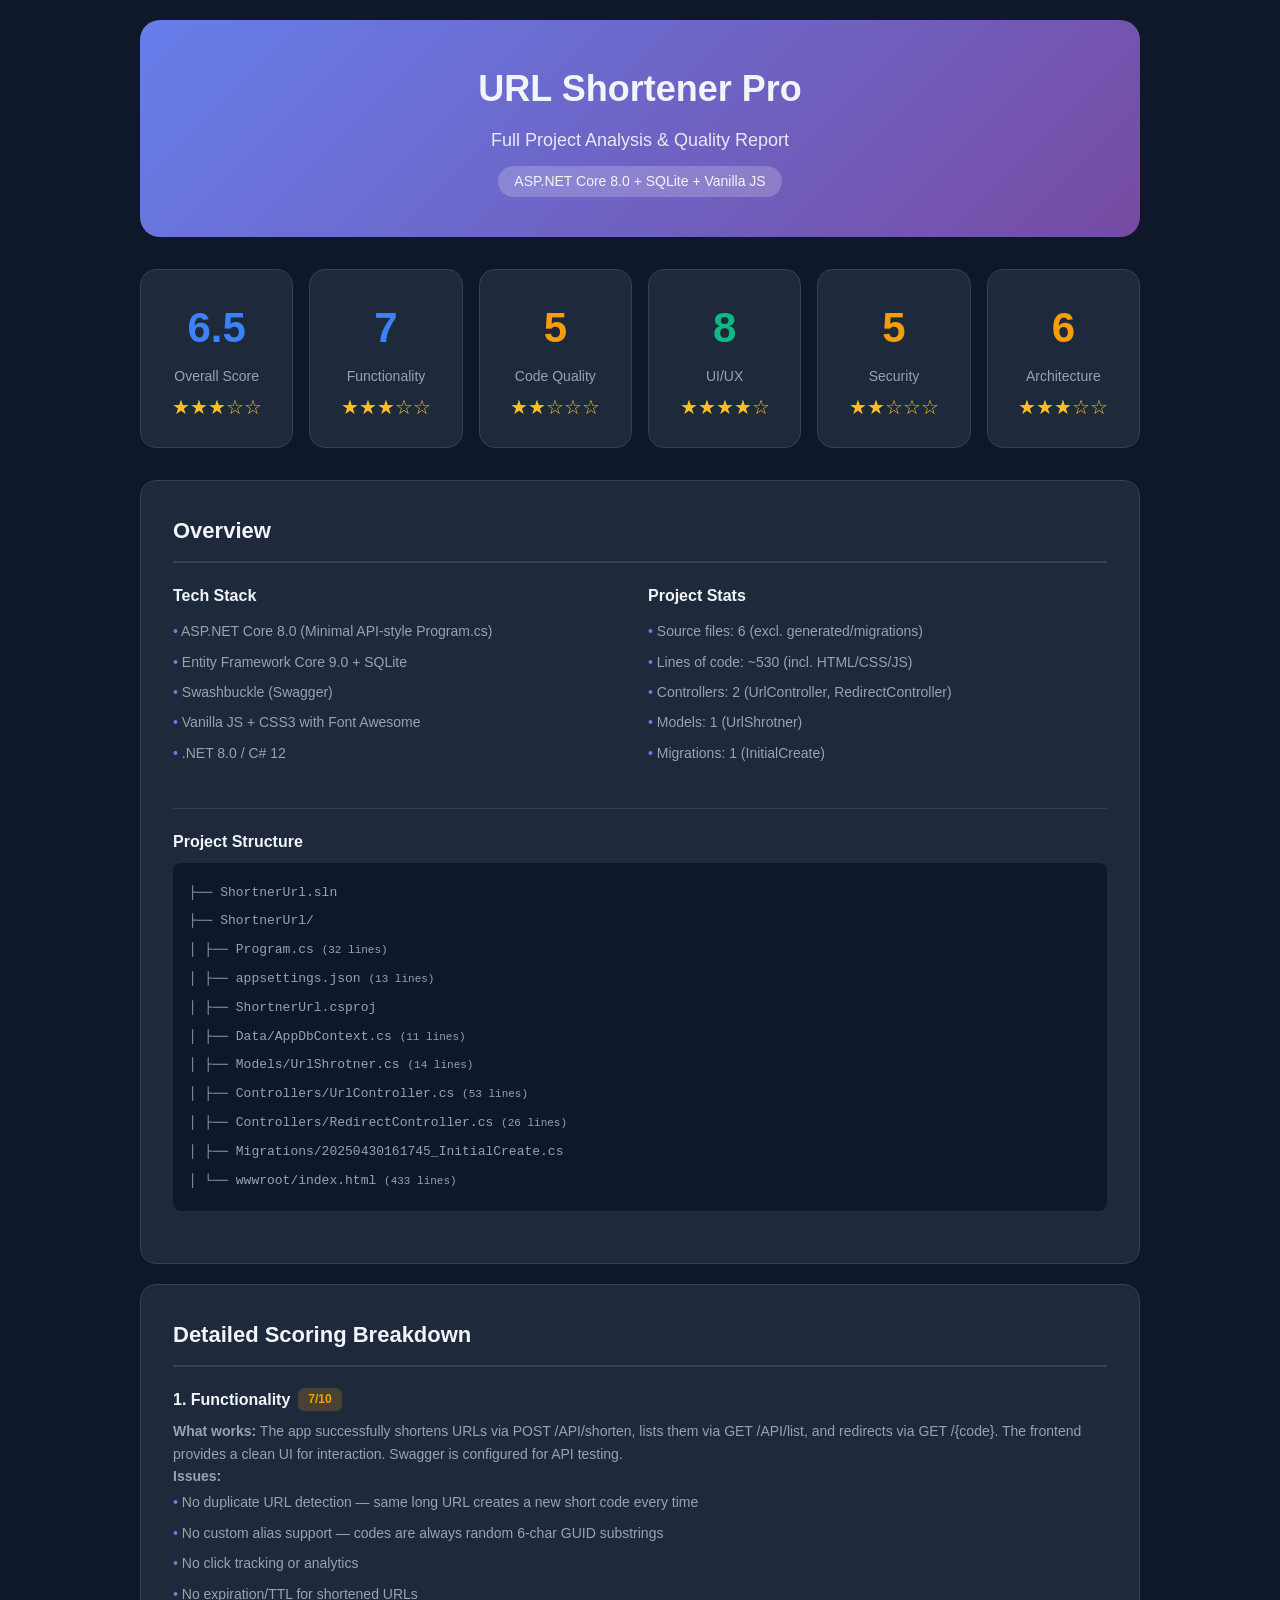
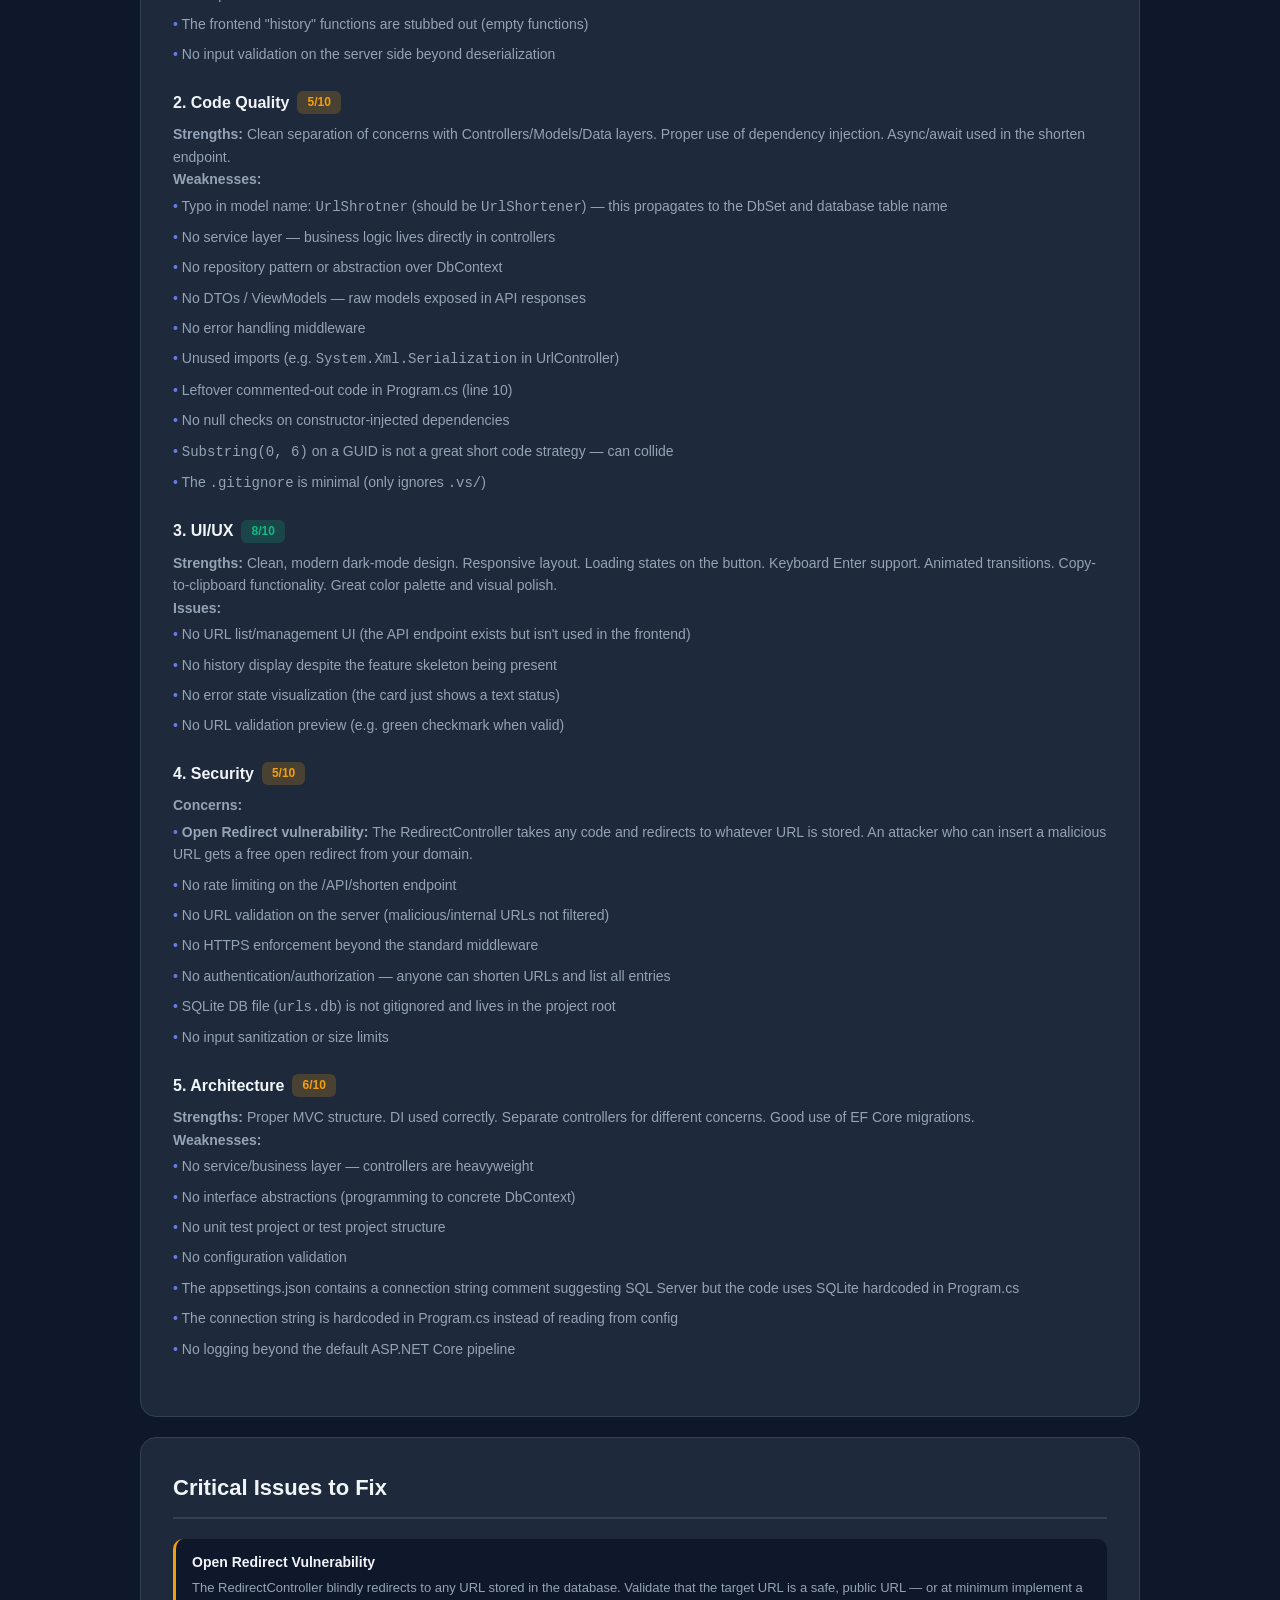
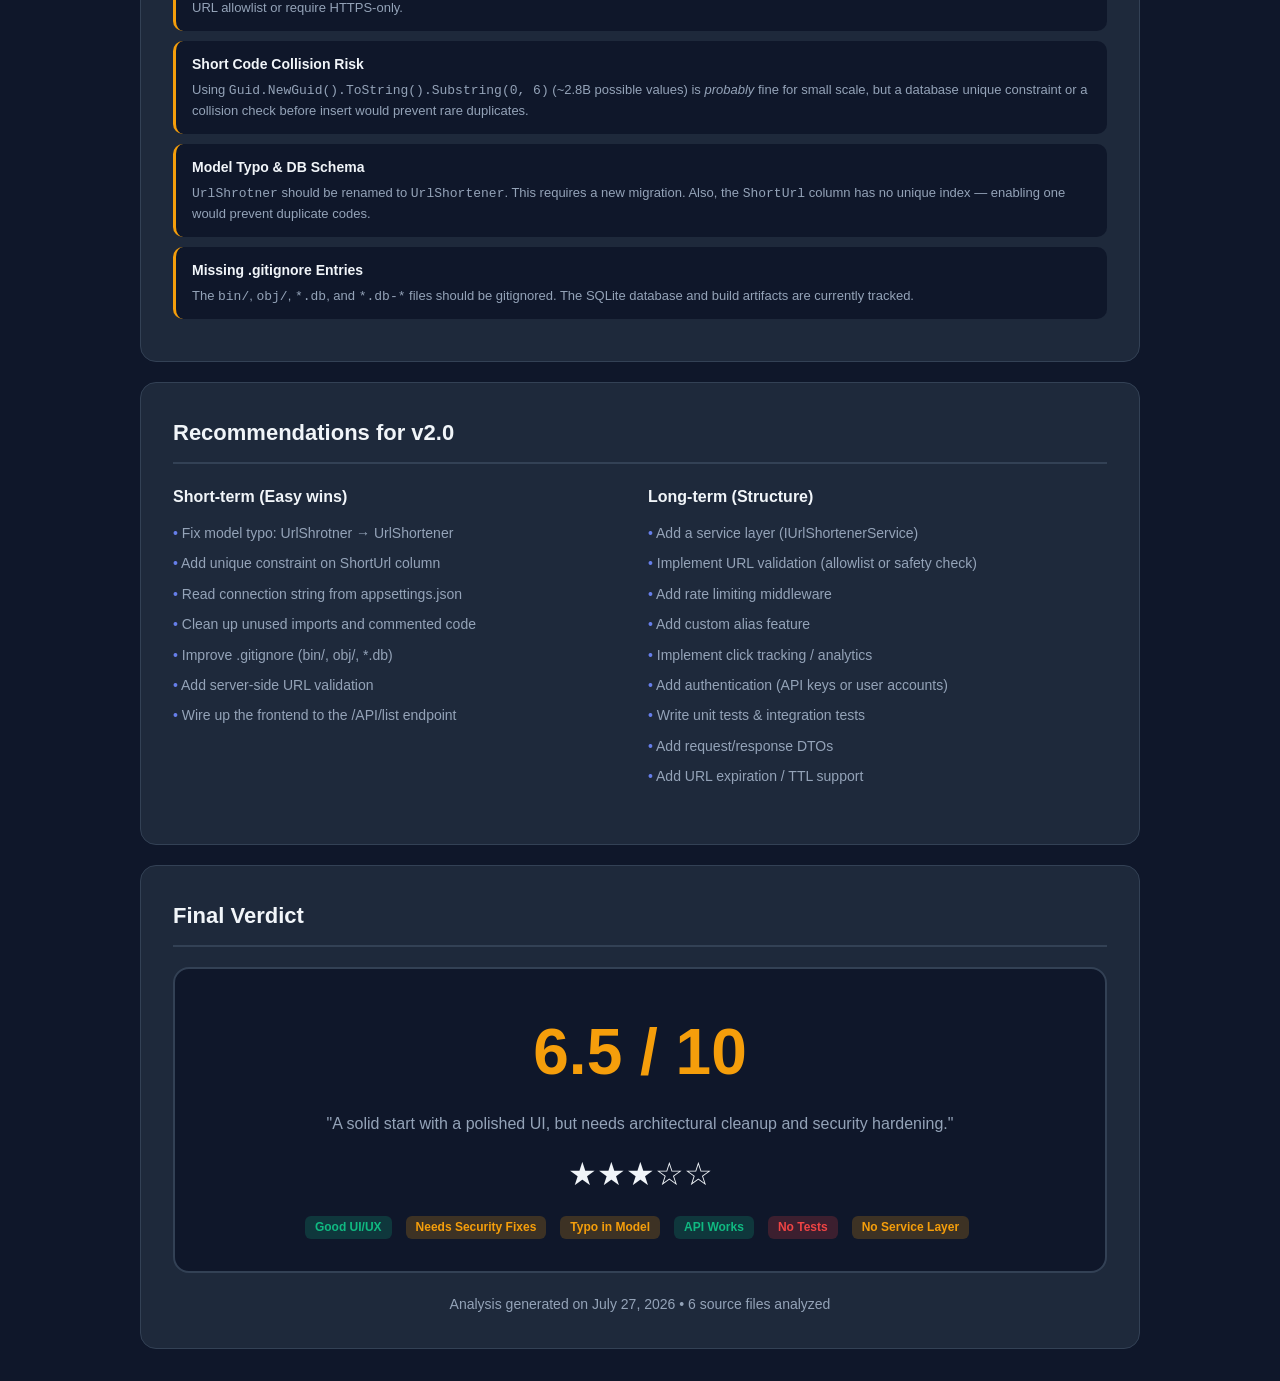
<file: analysis.html>
<!DOCTYPE html>
<html lang="en">
<head>
    <meta charset="UTF-8">
    <meta name="viewport" content="width=device-width, initial-scale=1.0">
    <title>URL Shortener Pro - Project Analysis</title>
    <style>
        :root {
            --bg: #0f172a;
            --surface: #1e293b;
            --surface2: #334155;
            --text: #f1f5f9;
            --text2: #94a3b8;
            --accent: #667eea;
            --accent2: #764ba2;
            --success: #10b981;
            --warning: #f59e0b;
            --error: #ef4444;
            --rating: #fbbf24;
        }
        * { margin: 0; padding: 0; box-sizing: border-box; }
        body {
            font-family: 'Inter', -apple-system, BlinkMacSystemFont, 'Segoe UI', sans-serif;
            background: var(--bg);
            color: var(--text);
            line-height: 1.6;
            padding: 20px;
        }
        .container { max-width: 1000px; margin: 0 auto; }
        .header {
            background: linear-gradient(135deg, var(--accent), var(--accent2));
            border-radius: 20px; padding: 40px; margin-bottom: 32px;
            text-align: center;
        }
        .header h1 { font-size: 36px; margin-bottom: 8px; }
        .header p { color: rgba(255,255,255,0.85); font-size: 18px; }
        .header .badge {
            display: inline-block; background: rgba(255,255,255,0.2);
            padding: 4px 16px; border-radius: 20px; font-size: 14px; margin-top: 12px;
        }
        .score-card {
            display: grid; grid-template-columns: repeat(auto-fit, minmax(140px, 1fr));
            gap: 16px; margin-bottom: 32px;
        }
        .score-item {
            background: var(--surface); border-radius: 16px; padding: 24px;
            text-align: center; border: 1px solid var(--surface2);
        }
        .score-item .value { font-size: 42px; font-weight: 700; }
        .score-item .label { color: var(--text2); font-size: 14px; margin-top: 4px; }
        .score-item .stars { color: var(--rating); font-size: 20px; margin-top: 4px; }
        .grade-a { color: var(--success); }
        .grade-b { color: #3b82f6; }
        .grade-c { color: var(--warning); }
        .grade-d { color: var(--error); }
        section {
            background: var(--surface); border-radius: 16px; padding: 32px;
            margin-bottom: 20px; border: 1px solid var(--surface2);
        }
        section h2 {
            font-size: 22px; margin-bottom: 20px; display: flex; align-items: center; gap: 10px;
            padding-bottom: 12px; border-bottom: 2px solid var(--surface2);
        }
        .metric { margin-bottom: 20px; }
        .metric h3 {
            font-size: 16px; margin-bottom: 8px; display: flex; align-items: center; gap: 8px;
        }
        .metric p, .metric ul { color: var(--text2); font-size: 14px; }
        .metric ul { list-style: none; padding-left: 0; }
        .metric ul li::before { content: "• "; color: var(--accent); }
        .metric ul li { padding: 4px 0; }
        .tag {
            display: inline-block; padding: 2px 10px; border-radius: 6px;
            font-size: 12px; font-weight: 600; margin-right: 6px;
        }
        .tag-green { background: rgba(16,185,129,0.2); color: var(--success); }
        .tag-yellow { background: rgba(245,158,11,0.2); color: var(--warning); }
        .tag-red { background: rgba(239,68,68,0.2); color: var(--error); }
        .file-list {
            background: var(--bg); border-radius: 8px; padding: 16px;
            font-family: 'Monaco', 'Menlo', monospace; font-size: 13px;
        }
        .file-list .file { padding: 4px 0; color: var(--text2); }
        .file-list .file .loc { color: var(--text2); font-size: 11px; }
        .divider { height: 1px; background: var(--surface2); margin: 20px 0; }
        .summary-grid { display: grid; grid-template-columns: 1fr 1fr; gap: 16px; }
        @media (max-width: 640px) { .summary-grid { grid-template-columns: 1fr; } }
        .overall-score {
            text-align: center; padding: 32px; background: var(--bg);
            border-radius: 16px; border: 2px solid var(--surface2);
        }
        .overall-score .big-score { font-size: 64px; font-weight: 800; }
        .overall-score .sub { color: var(--text2); margin-top: 8px; }
        .improvement-item {
            padding: 12px 16px; background: var(--bg); border-radius: 10px;
            margin-bottom: 10px; border-left: 3px solid var(--warning);
        }
        .improvement-item h4 { font-size: 14px; margin-bottom: 4px; }
        .improvement-item p { font-size: 13px; color: var(--text2); }
    </style>
</head>
<body>
    <div class="container">
        <div class="header">
            <h1>URL Shortener Pro</h1>
            <p>Full Project Analysis &amp; Quality Report</p>
            <span class="badge">ASP.NET Core 8.0 + SQLite + Vanilla JS</span>
        </div>

        <!-- Overall Score Card -->
        <div class="score-card">
            <div class="score-item">
                <div class="value grade-b">6.5</div>
                <div class="label">Overall Score</div>
                <div class="stars">★★★☆☆</div>
            </div>
            <div class="score-item">
                <div class="value grade-b">7</div>
                <div class="label">Functionality</div>
                <div class="stars">★★★☆☆</div>
            </div>
            <div class="score-item">
                <div class="value grade-c">5</div>
                <div class="label">Code Quality</div>
                <div class="stars">★★☆☆☆</div>
            </div>
            <div class="score-item">
                <div class="value grade-a">8</div>
                <div class="label">UI/UX</div>
                <div class="stars">★★★★☆</div>
            </div>
            <div class="score-item">
                <div class="value grade-c">5</div>
                <div class="label">Security</div>
                <div class="stars">★★☆☆☆</div>
            </div>
            <div class="score-item">
                <div class="value grade-c">6</div>
                <div class="label">Architecture</div>
                <div class="stars">★★★☆☆</div>
            </div>
        </div>

        <!-- Project Overview -->
        <section>
            <h2>Overview</h2>
            <div class="summary-grid">
                <div>
                    <div class="metric">
                        <h3>Tech Stack</h3>
                        <ul>
                            <li>ASP.NET Core 8.0 (Minimal API-style Program.cs)</li>
                            <li>Entity Framework Core 9.0 + SQLite</li>
                            <li>Swashbuckle (Swagger)</li>
                            <li>Vanilla JS + CSS3 with Font Awesome</li>
                            <li>.NET 8.0 / C# 12</li>
                        </ul>
                    </div>
                </div>
                <div>
                    <div class="metric">
                        <h3>Project Stats</h3>
                        <ul>
                            <li>Source files: 6 (excl. generated/migrations)</li>
                            <li>Lines of code: ~530 (incl. HTML/CSS/JS)</li>
                            <li>Controllers: 2 (UrlController, RedirectController)</li>
                            <li>Models: 1 (UrlShrotner)</li>
                            <li>Migrations: 1 (InitialCreate)</li>
                        </ul>
                    </div>
                </div>
            </div>
            <div class="divider"></div>
            <div class="metric">
                <h3>Project Structure</h3>
                <div class="file-list">
                    <div class="file">├── ShortnerUrl.sln</div>
                    <div class="file">├── ShortnerUrl/</div>
                    <div class="file">│   ├── Program.cs <span class="loc">(32 lines)</span></div>
                    <div class="file">│   ├── appsettings.json <span class="loc">(13 lines)</span></div>
                    <div class="file">│   ├── ShortnerUrl.csproj</div>
                    <div class="file">│   ├── Data/AppDbContext.cs <span class="loc">(11 lines)</span></div>
                    <div class="file">│   ├── Models/UrlShrotner.cs <span class="loc">(14 lines)</span></div>
                    <div class="file">│   ├── Controllers/UrlController.cs <span class="loc">(53 lines)</span></div>
                    <div class="file">│   ├── Controllers/RedirectController.cs <span class="loc">(26 lines)</span></div>
                    <div class="file">│   ├── Migrations/20250430161745_InitialCreate.cs</div>
                    <div class="file">│   └── wwwroot/index.html <span class="loc">(433 lines)</span></div>
                </div>
            </div>
        </section>

        <!-- Scoring Breakdown -->
        <section>
            <h2>Detailed Scoring Breakdown</h2>

            <div class="metric">
                <h3>1. Functionality <span class="tag tag-yellow">7/10</span></h3>
                <p><strong>What works:</strong> The app successfully shortens URLs via POST /API/shorten, lists them via GET /API/list, and redirects via GET /{code}. The frontend provides a clean UI for interaction. Swagger is configured for API testing.</p>
                <p><strong>Issues:</strong></p>
                <ul>
                    <li>No duplicate URL detection — same long URL creates a new short code every time</li>
                    <li>No custom alias support — codes are always random 6-char GUID substrings</li>
                    <li>No click tracking or analytics</li>
                    <li>No expiration/TTL for shortened URLs</li>
                    <li>The frontend "history" functions are stubbed out (empty functions)</li>
                    <li>No input validation on the server side beyond deserialization</li>
                </ul>
            </div>

            <div class="metric">
                <h3>2. Code Quality <span class="tag tag-yellow">5/10</span></h3>
                <p><strong>Strengths:</strong> Clean separation of concerns with Controllers/Models/Data layers. Proper use of dependency injection. Async/await used in the shorten endpoint.</p>
                <p><strong>Weaknesses:</strong></p>
                <ul>
                    <li>Typo in model name: <code>UrlShrotner</code> (should be <code>UrlShortener</code>) — this propagates to the DbSet and database table name</li>
                    <li>No service layer — business logic lives directly in controllers</li>
                    <li>No repository pattern or abstraction over DbContext</li>
                    <li>No DTOs / ViewModels — raw models exposed in API responses</li>
                    <li>No error handling middleware</li>
                    <li>Unused imports (e.g. <code>System.Xml.Serialization</code> in UrlController)</li>
                    <li>Leftover commented-out code in Program.cs (line 10)</li>
                    <li>No null checks on constructor-injected dependencies</li>
                    <li><code>Substring(0, 6)</code> on a GUID is not a great short code strategy — can collide</li>
                    <li>The <code>.gitignore</code> is minimal (only ignores <code>.vs/</code>)</li>
                </ul>
            </div>

            <div class="metric">
                <h3>3. UI/UX <span class="tag tag-green">8/10</span></h3>
                <p><strong>Strengths:</strong> Clean, modern dark-mode design. Responsive layout. Loading states on the button. Keyboard Enter support. Animated transitions. Copy-to-clipboard functionality. Great color palette and visual polish.</p>
                <p><strong>Issues:</strong></p>
                <ul>
                    <li>No URL list/management UI (the API endpoint exists but isn't used in the frontend)</li>
                    <li>No history display despite the feature skeleton being present</li>
                    <li>No error state visualization (the card just shows a text status)</li>
                    <li>No URL validation preview (e.g. green checkmark when valid)</li>
                </ul>
            </div>

            <div class="metric">
                <h3>4. Security <span class="tag tag-yellow">5/10</span></h3>
                <p><strong>Concerns:</strong></p>
                <ul>
                    <li><strong>Open Redirect vulnerability:</strong> The RedirectController takes any code and redirects to whatever URL is stored. An attacker who can insert a malicious URL gets a free open redirect from your domain.</li>
                    <li>No rate limiting on the /API/shorten endpoint</li>
                    <li>No URL validation on the server (malicious/internal URLs not filtered)</li>
                    <li>No HTTPS enforcement beyond the standard middleware</li>
                    <li>No authentication/authorization — anyone can shorten URLs and list all entries</li>
                    <li>SQLite DB file (<code>urls.db</code>) is not gitignored and lives in the project root</li>
                    <li>No input sanitization or size limits</li>
                </ul>
            </div>

            <div class="metric">
                <h3>5. Architecture <span class="tag tag-yellow">6/10</span></h3>
                <p><strong>Strengths:</strong> Proper MVC structure. DI used correctly. Separate controllers for different concerns. Good use of EF Core migrations.</p>
                <p><strong>Weaknesses:</strong></p>
                <ul>
                    <li>No service/business layer — controllers are heavyweight</li>
                    <li>No interface abstractions (programming to concrete DbContext)</li>
                    <li>No unit test project or test project structure</li>
                    <li>No configuration validation</li>
                    <li>The appsettings.json contains a connection string comment suggesting SQL Server but the code uses SQLite hardcoded in Program.cs</li>
                    <li>The connection string is hardcoded in Program.cs instead of reading from config</li>
                    <li>No logging beyond the default ASP.NET Core pipeline</li>
                </ul>
            </div>
        </section>

        <!-- Key Issues -->
        <section>
            <h2>Critical Issues to Fix</h2>
            <div class="improvement-item">
                <h4>Open Redirect Vulnerability</h4>
                <p>The RedirectController blindly redirects to any URL stored in the database. Validate that the target URL is a safe, public URL — or at minimum implement a URL allowlist or require HTTPS-only.</p>
            </div>
            <div class="improvement-item">
                <h4>Short Code Collision Risk</h4>
                <p>Using <code>Guid.NewGuid().ToString().Substring(0, 6)</code> (~2.8B possible values) is <em>probably</em> fine for small scale, but a database unique constraint or a collision check before insert would prevent rare duplicates.</p>
            </div>
            <div class="improvement-item">
                <h4>Model Typo &amp; DB Schema</h4>
                <p><code>UrlShrotner</code> should be renamed to <code>UrlShortener</code>. This requires a new migration. Also, the <code>ShortUrl</code> column has no unique index — enabling one would prevent duplicate codes.</p>
            </div>
            <div class="improvement-item">
                <h4>Missing .gitignore Entries</h4>
                <p>The <code>bin/</code>, <code>obj/</code>, <code>*.db</code>, and <code>*.db-*</code> files should be gitignored. The SQLite database and build artifacts are currently tracked.</p>
            </div>
        </section>

        <!-- Recommendations -->
        <section>
            <h2>Recommendations for v2.0</h2>
            <div class="summary-grid">
                <div>
                    <div class="metric">
                        <h3>Short-term (Easy wins)</h3>
                        <ul>
                            <li>Fix model typo: UrlShrotner → UrlShortener</li>
                            <li>Add unique constraint on ShortUrl column</li>
                            <li>Read connection string from appsettings.json</li>
                            <li>Clean up unused imports and commented code</li>
                            <li>Improve .gitignore (bin/, obj/, *.db)</li>
                            <li>Add server-side URL validation</li>
                            <li>Wire up the frontend to the /API/list endpoint</li>
                        </ul>
                    </div>
                </div>
                <div>
                    <div class="metric">
                        <h3>Long-term (Structure)</h3>
                        <ul>
                            <li>Add a service layer (IUrlShortenerService)</li>
                            <li>Implement URL validation (allowlist or safety check)</li>
                            <li>Add rate limiting middleware</li>
                            <li>Add custom alias feature</li>
                            <li>Implement click tracking / analytics</li>
                            <li>Add authentication (API keys or user accounts)</li>
                            <li>Write unit tests &amp; integration tests</li>
                            <li>Add request/response DTOs</li>
                            <li>Add URL expiration / TTL support</li>
                        </ul>
                    </div>
                </div>
            </div>
        </section>

        <!-- Final Verdict -->
        <section>
            <h2>Final Verdict</h2>
            <div class="overall-score">
                <div class="big-score grade-c">6.5 / 10</div>
                <div class="sub">"A solid start with a polished UI, but needs architectural cleanup and security hardening."</div>
                <div class="stars" style="font-size: 32px; margin-top: 12px;">★★★☆☆</div>
                <div style="margin-top: 16px; display: flex; justify-content: center; gap: 8px; flex-wrap: wrap;">
                    <span class="tag tag-green">Good UI/UX</span>
                    <span class="tag tag-yellow">Needs Security Fixes</span>
                    <span class="tag tag-yellow">Typo in Model</span>
                    <span class="tag tag-green">API Works</span>
                    <span class="tag tag-red">No Tests</span>
                    <span class="tag tag-yellow">No Service Layer</span>
                </div>
            </div>
            <div style="text-align: center; margin-top: 20px; color: var(--text2); font-size: 14px;">
                Analysis generated on July 27, 2026 &bull; 6 source files analyzed
            </div>
        </section>
    </div>
</body>
</html>
</file>
